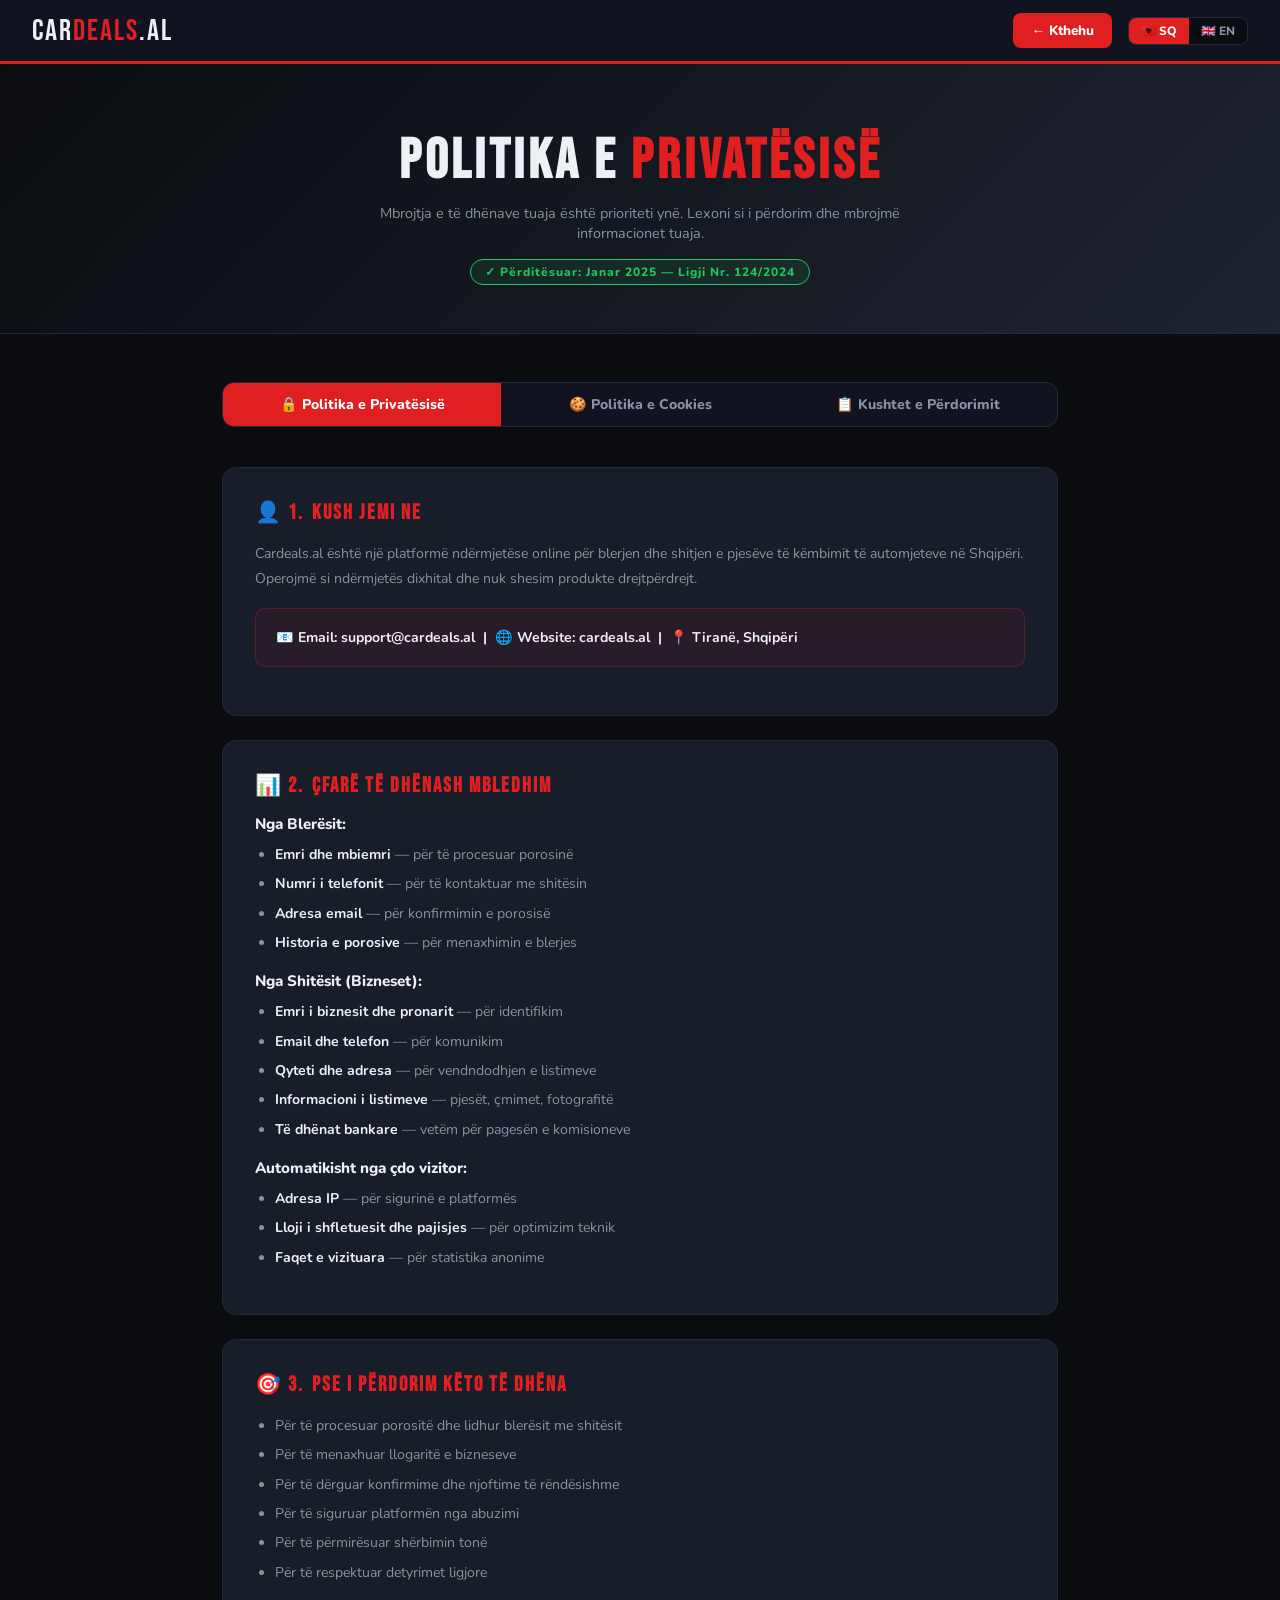
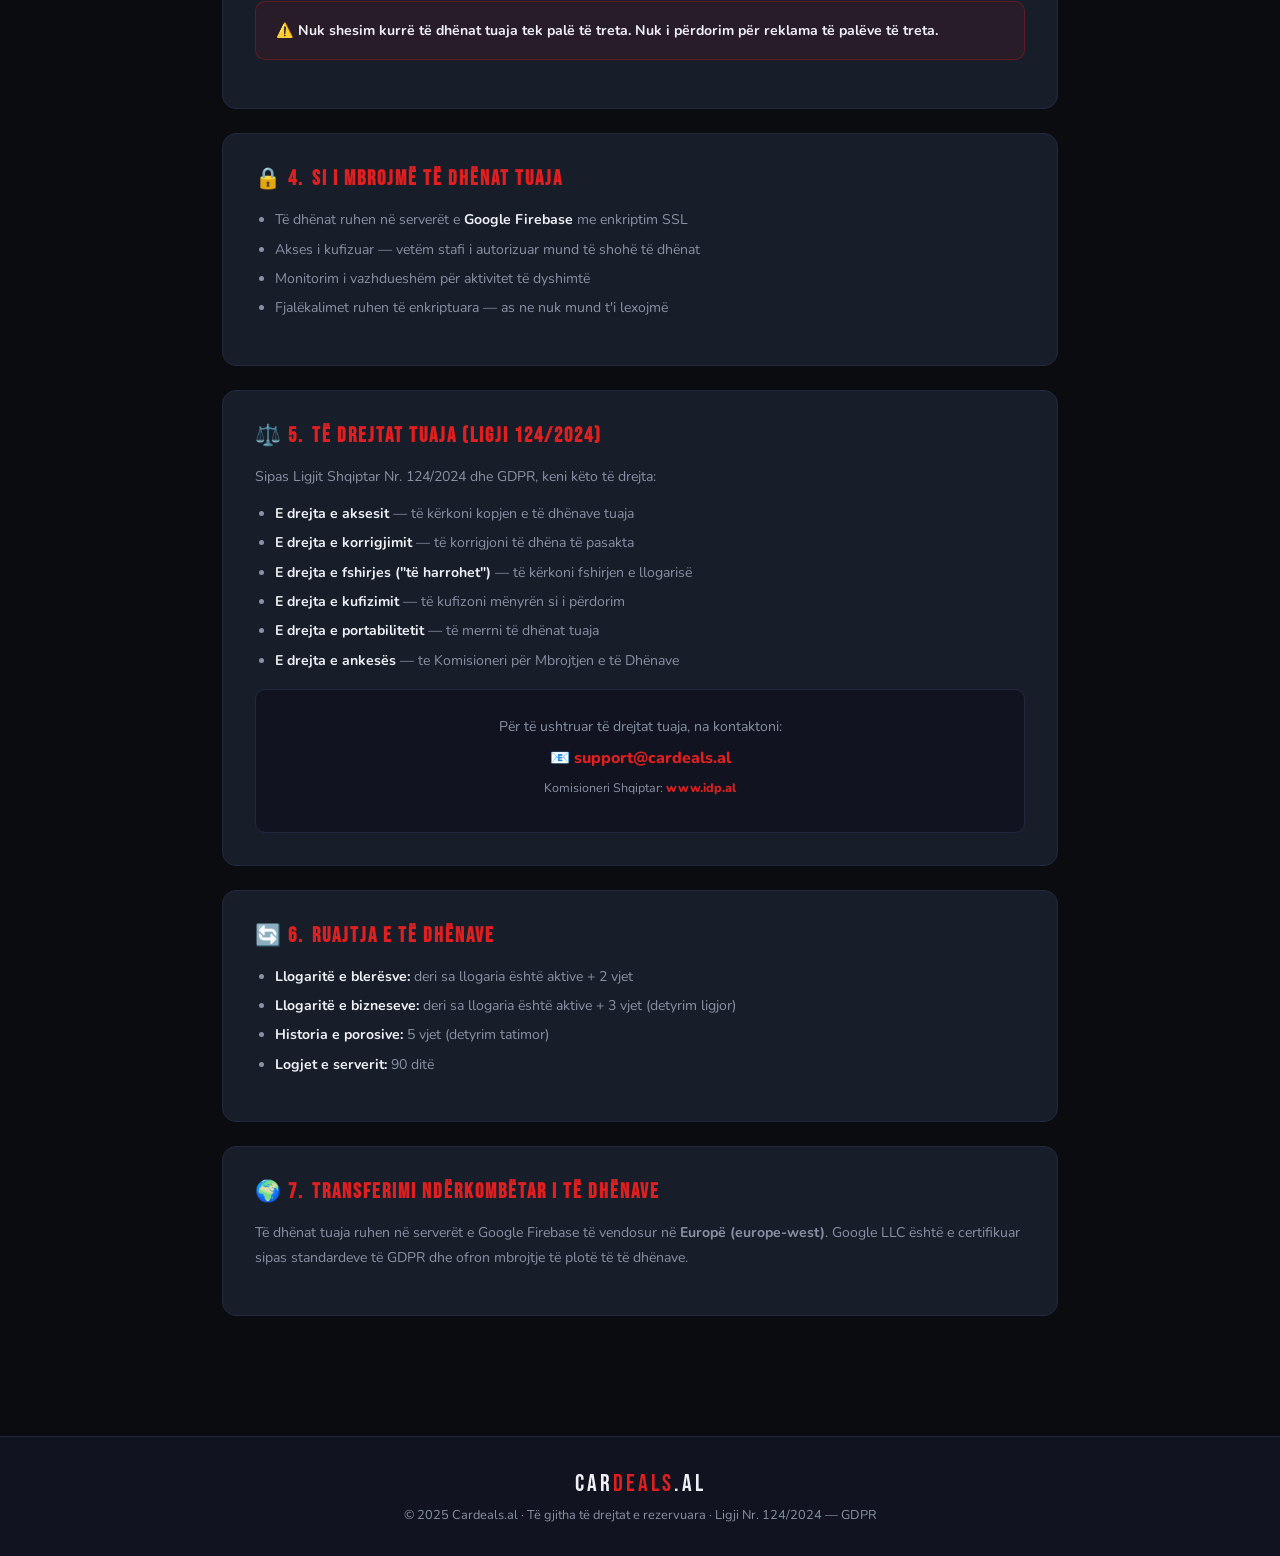
<file: Privacy policy.html>
<!DOCTYPE html>
<html lang="sq">
<head>
<meta charset="UTF-8">
<meta name="viewport" content="width=device-width, initial-scale=1.0">
<title>Cardeals.al — Politika e Privatësisë & Kushtet e Përdorimit</title>
<link href="https://fonts.googleapis.com/css2?family=Bebas+Neue&family=Nunito:wght@400;600;700;800&display=swap" rel="stylesheet">
<style>
:root{--bg:#0a0c10;--panel:#111420;--card:#181d2a;--border:#232840;--red:#e02020;--chrome:#8892a4;--white:#eef0f5;--green:#22c55e;--radius:14px;}
*{margin:0;padding:0;box-sizing:border-box;}
body{font-family:'Nunito',sans-serif;background:var(--bg);color:var(--white);min-height:100vh;}
nav{background:var(--panel);border-bottom:3px solid var(--red);display:flex;align-items:center;justify-content:space-between;padding:0 2rem;height:64px;position:sticky;top:0;z-index:100;}
.logo{font-family:'Bebas Neue',sans-serif;font-size:1.9rem;letter-spacing:2px;color:var(--white);text-decoration:none;}
.logo span{color:var(--red);}
.nav-right{display:flex;gap:1rem;align-items:center;}
.back-btn{background:var(--red);color:white;text-decoration:none;padding:8px 18px;border-radius:8px;font-weight:800;font-size:0.85rem;}
.lang-toggle{display:flex;background:var(--bg);border:1px solid var(--border);border-radius:8px;overflow:hidden;}
.lang-btn{padding:5px 12px;font-size:0.75rem;font-weight:800;cursor:pointer;border:none;background:transparent;color:var(--chrome);font-family:'Nunito',sans-serif;}
.lang-btn.active{background:var(--red);color:white;}
.hero{background:linear-gradient(135deg,#0a0c10,#1e2430);padding:4rem 2rem 3rem;text-align:center;border-bottom:1px solid var(--border);}
.hero h1{font-family:'Bebas Neue',sans-serif;font-size:clamp(2rem,6vw,3.5rem);letter-spacing:4px;margin-bottom:0.5rem;}
.hero h1 span{color:var(--red);}
.hero p{color:var(--chrome);font-size:0.9rem;max-width:600px;margin:0 auto;}
.last-updated{display:inline-block;background:rgba(34,197,94,0.1);border:1px solid var(--green);color:var(--green);font-size:0.75rem;font-weight:800;padding:4px 14px;border-radius:20px;margin-top:1rem;letter-spacing:1px;}
.container{max-width:900px;margin:0 auto;padding:3rem 2rem;}
.tab-bar{display:flex;gap:0;background:var(--panel);border:1px solid var(--border);border-radius:12px;overflow:hidden;margin-bottom:2.5rem;}
.tab{flex:1;padding:12px;text-align:center;cursor:pointer;font-weight:800;font-size:0.88rem;border:none;background:transparent;color:var(--chrome);font-family:'Nunito',sans-serif;transition:all 0.2s;}
.tab.active{background:var(--red);color:white;}
.section{display:none;}
.section.active{display:block;}
.policy-section{background:var(--card);border:1px solid var(--border);border-radius:var(--radius);padding:2rem;margin-bottom:1.5rem;}
.policy-section h2{font-family:'Bebas Neue',sans-serif;font-size:1.3rem;letter-spacing:2px;color:var(--red);margin-bottom:1rem;display:flex;align-items:center;gap:0.5rem;}
.policy-section h3{font-weight:800;font-size:0.95rem;margin:1rem 0 0.5rem;color:var(--white);}
.policy-section p{font-size:0.88rem;color:var(--chrome);line-height:1.8;margin-bottom:0.75rem;}
.policy-section ul{padding-left:1.25rem;margin-bottom:0.75rem;}
.policy-section ul li{font-size:0.88rem;color:var(--chrome);line-height:1.8;margin-bottom:0.25rem;}
.policy-section ul li strong{color:var(--white);}
.highlight-box{background:rgba(224,32,32,0.08);border:1px solid rgba(224,32,32,0.3);border-radius:10px;padding:1rem 1.25rem;margin:1rem 0;}
.highlight-box p{color:var(--white)!important;font-weight:700;margin:0!important;}
.cookie-table{width:100%;border-collapse:collapse;margin:1rem 0;font-size:0.82rem;}
.cookie-table th{background:var(--panel);padding:0.6rem 1rem;text-align:left;font-weight:800;color:var(--chrome);text-transform:uppercase;letter-spacing:1px;font-size:0.72rem;}
.cookie-table td{padding:0.6rem 1rem;border-top:1px solid var(--border);color:var(--chrome);}
.cookie-table td:first-child{color:var(--white);font-weight:700;}
.contact-card{background:var(--panel);border:1px solid var(--border);border-radius:10px;padding:1.5rem;text-align:center;margin-top:1rem;}
.contact-card p{font-size:0.88rem;color:var(--chrome);margin-bottom:0.5rem;}
.contact-card a{color:var(--red);font-weight:800;text-decoration:none;}
footer{background:var(--panel);border-top:1px solid var(--border);padding:2rem;text-align:center;margin-top:3rem;}
.footer-logo{font-family:'Bebas Neue',sans-serif;font-size:1.5rem;letter-spacing:3px;margin-bottom:0.5rem;}
.footer-logo span{color:var(--red);}
footer p{color:var(--chrome);font-size:0.8rem;}
</style>
</head>
<body>

<nav>
  <a class="logo" href="index.html">Car<span>deals</span>.al</a>
  <div class="nav-right">
    <a href="index.html" class="back-btn">← Kthehu</a>
    <div class="lang-toggle">
      <button class="lang-btn active" onclick="setLang('sq')">🇦🇱 SQ</button>
      <button class="lang-btn" onclick="setLang('en')">🇬🇧 EN</button>
    </div>
  </div>
</nav>

<div class="hero">
  <h1 id="heroTitle">Politika e <span>Privatësisë</span></h1>
  <p id="heroSub">Mbrojtja e të dhënave tuaja është prioriteti ynë. Lexoni si i përdorim dhe mbrojmë informacionet tuaja.</p>
  <div class="last-updated" id="lastUpdated">✓ Përditësuar: Janar 2025 — Ligji Nr. 124/2024</div>
</div>

<div class="container">
  <div class="tab-bar">
    <button class="tab active" onclick="showSection('privacy',this)" id="tabPrivacy">🔒 Politika e Privatësisë</button>
    <button class="tab" onclick="showSection('cookies',this)" id="tabCookies">🍪 Politika e Cookies</button>
    <button class="tab" onclick="showSection('terms',this)" id="tabTerms">📋 Kushtet e Përdorimit</button>
  </div>

  <!-- ════ PRIVACY POLICY ════ -->
  <div class="section active" id="section-privacy">

    <div class="policy-section">
      <h2>👤 1. <span id="p1title">Kush Jemi Ne</span></h2>
      <p id="p1text">Cardeals.al është një platformë ndërmjetëse online për blerjen dhe shitjen e pjesëve të këmbimit të automjeteve në Shqipëri. Operojmë si ndërmjetës dixhital dhe nuk shesim produkte drejtpërdrejt.</p>
      <div class="highlight-box"><p>📧 Email: support@cardeals.al &nbsp;|&nbsp; 🌐 Website: cardeals.al &nbsp;|&nbsp; 📍 Tiranë, Shqipëri</p></div>
    </div>

    <div class="policy-section">
      <h2>📊 2. <span id="p2title">Çfarë të Dhënash Mbledhim</span></h2>
      <h3 id="p2h1">Nga Blerësit:</h3>
      <ul>
        <li><strong>Emri dhe mbiemri</strong> — për të procesuar porosinë</li>
        <li><strong>Numri i telefonit</strong> — për të kontaktuar me shitësin</li>
        <li><strong>Adresa email</strong> — për konfirmimin e porosisë</li>
        <li><strong>Historia e porosive</strong> — për menaxhimin e blerjes</li>
      </ul>
      <h3 id="p2h2">Nga Shitësit (Bizneset):</h3>
      <ul>
        <li><strong>Emri i biznesit dhe pronarit</strong> — për identifikim</li>
        <li><strong>Email dhe telefon</strong> — për komunikim</li>
        <li><strong>Qyteti dhe adresa</strong> — për vendndodhjen e listimeve</li>
        <li><strong>Informacioni i listimeve</strong> — pjesët, çmimet, fotografitë</li>
        <li><strong>Të dhënat bankare</strong> — vetëm për pagesën e komisioneve</li>
      </ul>
      <h3 id="p2h3">Automatikisht nga çdo vizitor:</h3>
      <ul>
        <li><strong>Adresa IP</strong> — për sigurinë e platformës</li>
        <li><strong>Lloji i shfletuesit dhe pajisjes</strong> — për optimizim teknik</li>
        <li><strong>Faqet e vizituara</strong> — për statistika anonime</li>
      </ul>
    </div>

    <div class="policy-section">
      <h2>🎯 3. <span id="p3title">Pse i Përdorim Këto të Dhëna</span></h2>
      <ul>
        <li>Për të procesuar porositë dhe lidhur blerësit me shitësit</li>
        <li>Për të menaxhuar llogaritë e bizneseve</li>
        <li>Për të dërguar konfirmime dhe njoftime të rëndësishme</li>
        <li>Për të siguruar platformën nga abuzimi</li>
        <li>Për të përmirësuar shërbimin tonë</li>
        <li>Për të respektuar detyrimet ligjore</li>
      </ul>
      <div class="highlight-box"><p>⚠️ Nuk shesim kurrë të dhënat tuaja tek palë të treta. Nuk i përdorim për reklama të palëve të treta.</p></div>
    </div>

    <div class="policy-section">
      <h2>🔒 4. <span id="p4title">Si i Mbrojmë të Dhënat Tuaja</span></h2>
      <ul>
        <li>Të dhënat ruhen në serverët e <strong>Google Firebase</strong> me enkriptim SSL</li>
        <li>Akses i kufizuar — vetëm stafi i autorizuar mund të shohë të dhënat</li>
        <li>Monitorim i vazhdueshëm për aktivitet të dyshimtë</li>
        <li>Fjalëkalimet ruhen të enkriptuara — as ne nuk mund t'i lexojmë</li>
      </ul>
    </div>

    <div class="policy-section">
      <h2>⚖️ 5. <span id="p5title">Të Drejtat Tuaja (Ligji 124/2024)</span></h2>
      <p>Sipas Ligjit Shqiptar Nr. 124/2024 dhe GDPR, keni këto të drejta:</p>
      <ul>
        <li><strong>E drejta e aksesit</strong> — të kërkoni kopjen e të dhënave tuaja</li>
        <li><strong>E drejta e korrigjimit</strong> — të korrigjoni të dhëna të pasakta</li>
        <li><strong>E drejta e fshirjes ("të harrohet")</strong> — të kërkoni fshirjen e llogarisë</li>
        <li><strong>E drejta e kufizimit</strong> — të kufizoni mënyrën si i përdorim</li>
        <li><strong>E drejta e portabilitetit</strong> — të merrni të dhënat tuaja</li>
        <li><strong>E drejta e ankesës</strong> — te Komisioneri për Mbrojtjen e të Dhënave</li>
      </ul>
      <div class="contact-card">
        <p>Për të ushtruar të drejtat tuaja, na kontaktoni:</p>
        <a href="mailto:support@cardeals.al">📧 support@cardeals.al</a>
        <p style="margin-top:0.5rem;font-size:0.78rem;">Komisioneri Shqiptar: <a href="https://www.idp.al" target="_blank">www.idp.al</a></p>
      </div>
    </div>

    <div class="policy-section">
      <h2>🔄 6. <span id="p6title">Ruajtja e të Dhënave</span></h2>
      <ul>
        <li><strong>Llogaritë e blerësve:</strong> deri sa llogaria është aktive + 2 vjet</li>
        <li><strong>Llogaritë e bizneseve:</strong> deri sa llogaria është aktive + 3 vjet (detyrim ligjor)</li>
        <li><strong>Historia e porosive:</strong> 5 vjet (detyrim tatimor)</li>
        <li><strong>Logjet e serverit:</strong> 90 ditë</li>
      </ul>
    </div>

    <div class="policy-section">
      <h2>🌍 7. <span id="p7title">Transferimi Ndërkombëtar i të Dhënave</span></h2>
      <p>Të dhënat tuaja ruhen në serverët e Google Firebase të vendosur në <strong>Europë (europe-west)</strong>. Google LLC është e certifikuar sipas standardeve të GDPR dhe ofron mbrojtje të plotë të të dhënave.</p>
    </div>

  </div>

  <!-- ════ COOKIES POLICY ════ -->
  <div class="section" id="section-cookies">

    <div class="policy-section">
      <h2>🍪 1. <span id="c1title">Çfarë janë Cookies</span></h2>
      <p id="c1text">Cookies janë skedarë të vegjël teksti që ruhen në pajisjen tuaj kur vizitoni faqen tonë. Ato na ndihmojnë të ofrojmë një përvojë më të mirë dhe të analizojmë si përdoret faqja.</p>
    </div>

    <div class="policy-section">
      <h2>📋 2. <span id="c2title">Llojet e Cookies që Përdorim</span></h2>
      <table class="cookie-table">
        <thead><tr><th>Cookie</th><th>Lloji</th><th>Qëllimi</th><th>Kohëzgjatja</th></tr></thead>
        <tbody>
          <tr><td>firebase-auth</td><td>🟢 Esenciale</td><td>Mban sesionin e hyrjes tuaj</td><td>Sesion</td></tr>
          <tr><td>firebase-app-check</td><td>🟢 Esenciale</td><td>Siguria e platformës</td><td>1 orë</td></tr>
          <tr><td>lang-preference</td><td>🟢 Esenciale</td><td>Ruan preferencën e gjuhës</td><td>1 vit</td></tr>
          <tr><td>cookie-consent</td><td>🟢 Esenciale</td><td>Ruan zgjedhjen tuaj të cookies</td><td>1 vit</td></tr>
          <tr><td>_ga (Google Analytics)</td><td>🟡 Analitike</td><td>Statistika anonime vizitash</td><td>2 vjet</td></tr>
          <tr><td>_gid</td><td>🟡 Analitike</td><td>Dallimi i sesioneve</td><td>24 orë</td></tr>
        </tbody>
      </table>
      <div class="highlight-box"><p>✅ Nuk përdorim cookies reklamuese ose cookies të palëve të treta për marketing.</p></div>
    </div>

    <div class="policy-section">
      <h2>⚙️ 3. <span id="c3title">Si të Menaxhoni Cookies</span></h2>
      <p>Keni të drejtë të pranoni ose refuzoni cookies jo-esenciale. Cookies esenciale nuk mund të çaktivizohen pasi ato janë të nevojshme për funksionimin e faqes.</p>
      <h3>Nga shfletuesi juaj:</h3>
      <ul>
        <li><strong>Chrome:</strong> Cilësimet → Privatësia → Cookies</li>
        <li><strong>Firefox:</strong> Opsionet → Privatësia → Cookies</li>
        <li><strong>Safari:</strong> Preferencat → Privatësia → Cookies</li>
        <li><strong>Edge:</strong> Cilësimet → Privatësia → Cookies</li>
      </ul>
      <p style="margin-top:0.75rem;">⚠️ Nëse çaktivizoni cookies esenciale, disa funksione të faqes mund të mos funksionojnë siç duhet.</p>
    </div>

    <div class="policy-section">
      <h2>🔄 4. <span id="c4title">Ndryshimi i Zgjedhjes Suaj</span></h2>
      <p>Mund të ndryshoni zgjedhjen tuaj për cookies në çdo kohë duke klikuar butonin më poshtë:</p>
      <div style="text-align:center;margin-top:1rem;">
        <button onclick="resetCookieConsent()" style="background:var(--red);color:white;border:none;border-radius:8px;padding:12px 2rem;font-family:'Bebas Neue',sans-serif;font-size:1rem;letter-spacing:2px;cursor:pointer;">🍪 NDRYSHO ZGJEDHJEN E COOKIES</button>
      </div>
    </div>

  </div>

  <!-- ════ TERMS & CONDITIONS ════ -->
  <div class="section" id="section-terms">

    <div class="policy-section">
      <h2>📋 1. <span id="t1title">Pranimi i Kushteve</span></h2>
      <p id="t1text">Duke përdorur Cardeals.al, pranoni plotësisht këto Kushte Përdorimi. Nëse nuk pajtoheni, ju lutemi mos përdorni platformën tonë. Cardeals.al rezervon të drejtën të ndryshojë këto kushte me njoftim paraprak.</p>
    </div>

    <div class="policy-section">
      <h2>🏪 2. <span id="t2title">Roli i Cardeals.al</span></h2>
      <div class="highlight-box"><p>⚠️ Cardeals.al është NDËRMJETËS DIXHITAL — ne nuk jemi shitës. Nuk zotërojmë asnjë produkt të listuar në platformë.</p></div>
      <ul style="margin-top:1rem;">
        <li>Ne ofrojmë platformën teknologjike për lidhjen e blerësve dhe shitësve</li>
        <li>Mbledhim komision nga bizneset për çdo shitje të realizuar</li>
        <li>Nuk garantojmë cilësinë e pjesëve — kjo është përgjegjësi e shitësit</li>
        <li>Ndihmojmë në zgjidhjen e mosmarrëveshjeve por nuk jemi palë në kontratë</li>
      </ul>
    </div>

    <div class="policy-section">
      <h2>🛒 3. <span id="t3title">Kushtet për Blerësit</span></h2>
      <ul>
        <li>Duhet të jeni mbi 18 vjeç për të blerë</li>
        <li>Informacioni i dhënë gjatë porosisë duhet të jetë i saktë</li>
        <li>Porositë e rezervuara mbahen deri 48 orë — pas kësaj kohe anulohen</li>
        <li>Blerësi është përgjegjës të verifikojë nëse pjesa është e duhura para blerjes</li>
        <li>Kthimet dhe rimbursimet menaxhohen direkt me shitësin</li>
        <li>Cardeals.al ndërhyn si ndërmjetës në rast mosmarrëveshjeje</li>
      </ul>
    </div>

    <div class="policy-section">
      <h2>🏢 4. <span id="t4title">Kushtet për Shitësit (Bizneset)</span></h2>
      <ul>
        <li>Duhet të keni NIPT të vlefshëm shqiptar</li>
        <li>Të gjitha listimnet duhet të jenë produkte reale dhe të disponueshme</li>
        <li>Çmimet duhet të jenë të sakta dhe përfshijnë TVSH nëse aplikohet</li>
        <li>Ndalohet listimi i pjesëve të vjedhura ose ilegale — llogaria bllokohet menjëherë</li>
        <li>Shitësi duhet të konfirmojë ose refuzojë porositë brenda 24 orësh</li>
        <li>Komisioni i Cardeals.al zbritet automatikisht nga çdo shitje</li>
        <li>Fotografitë e ngarkuara duhet të jenë origjinale dhe të mos shkelim të drejtat e autorit</li>
      </ul>
    </div>

    <div class="policy-section">
      <h2>💰 5. <span id="t5title">Komisionet dhe Pagesat</span></h2>
      <table class="cookie-table">
        <thead><tr><th>Plani</th><th>Tarifa Mujore</th><th>Komision / Shitje</th></tr></thead>
        <tbody>
          <tr><td>⚙️ Basic</td><td>Falas</td><td>8%</td></tr>
          <tr><td>🥈 Silver</td><td>€15/muaj</td><td>5%</td></tr>
          <tr><td>🥇 Gold</td><td>€40/muaj</td><td>3%</td></tr>
          <tr><td>💎 Platinum</td><td>€80/muaj</td><td>1%</td></tr>
        </tbody>
      </table>
      <p style="margin-top:0.75rem;">Pagesat e abonimit bëhen çdo muaj. Komisioni zbritet automatikisht nga çdo transaksion i realizuar.</p>
    </div>

    <div class="policy-section">
      <h2>🚫 6. <span id="t6title">Sjellja e Ndaluar</span></h2>
      <ul>
        <li>Listimi i produkteve të rreme, të vjedhura ose të falsifikuara</li>
        <li>Mashtrimi i blerësve me çmime ose përshkrime të rreme</li>
        <li>Blerja dhe shitja jashtë platformës për të shmangur komisionin</li>
        <li>Krijimi i llogarive të rreme ose recensioneve të rreme</li>
        <li>Çdo veprimtari që shkel ligjet shqiptare</li>
      </ul>
      <div class="highlight-box"><p>⛔ Shkelja e këtyre rregullave rezulton në bllokimin e menjëhershëm të llogarisë pa rimbursim.</p></div>
    </div>

    <div class="policy-section">
      <h2>⚖️ 7. <span id="t7title">Ligji i Aplikueshëm</span></h2>
      <p>Këto Kushte Përdorimi rregullohen nga ligjet e Republikës së Shqipërisë. Çdo mosmarrëveshje do të zgjidhet nga gjykatat kompetente të Tiranës.</p>
      <div class="contact-card">
        <p>Pyetje apo ankesa? Na kontaktoni:</p>
        <a href="mailto:support@cardeals.al">📧 support@cardeals.al</a>
      </div>
    </div>

  </div>

</div>

<footer>
  <div class="footer-logo">Car<span>deals</span>.al</div>
  <p style="color:var(--chrome);font-size:0.8rem;margin-top:0.5rem;">© 2025 Cardeals.al · Të gjitha të drejtat e rezervuara · Ligji Nr. 124/2024 — GDPR</p>
</footer>

<script>
var lang = 'sq';

var LANG = {
  sq:{
    heroTitle:'Politika e <span>Privatësisë</span>',
    heroSub:'Mbrojtja e të dhënave tuaja është prioriteti ynë.',
    lastUpdated:'✓ Përditësuar: Janar 2025 — Ligji Nr. 124/2024',
    tabPrivacy:'🔒 Politika e Privatësisë',
    tabCookies:'🍪 Politika e Cookies',
    tabTerms:'📋 Kushtet e Përdorimit',
    back:'← Kthehu'
  },
  en:{
    heroTitle:'<span>Privacy</span> Policy',
    heroSub:'Protecting your data is our priority. Read how we use and protect your information.',
    lastUpdated:'✓ Updated: January 2025 — Law No. 124/2024 (GDPR Aligned)',
    tabPrivacy:'🔒 Privacy Policy',
    tabCookies:'🍪 Cookie Policy',
    tabTerms:'📋 Terms & Conditions',
    back:'← Back'
  }
};

function setLang(l){
  lang=l;
  document.querySelectorAll('.lang-btn').forEach(function(b){
    b.classList.toggle('active',(l==='sq'&&b.textContent.includes('SQ'))||(l==='en'&&b.textContent.includes('EN')));
  });
  var L=LANG[l];
  document.getElementById('heroTitle').innerHTML=L.heroTitle;
  document.getElementById('heroSub').textContent=L.heroSub;
  document.getElementById('lastUpdated').textContent=L.lastUpdated;
  document.getElementById('tabPrivacy').textContent=L.tabPrivacy;
  document.getElementById('tabCookies').textContent=L.tabCookies;
  document.getElementById('tabTerms').textContent=L.tabTerms;
  document.documentElement.lang=l==='sq'?'sq':'en';
}

function showSection(name, btn){
  document.querySelectorAll('.section').forEach(function(s){s.classList.remove('active');});
  document.querySelectorAll('.tab').forEach(function(t){t.classList.remove('active');});
  document.getElementById('section-'+name).classList.add('active');
  btn.classList.add('active');
  if(name==='privacy') document.getElementById('heroTitle').innerHTML = lang==='sq'?'Politika e <span>Privatësisë</span>':'<span>Privacy</span> Policy';
  if(name==='cookies') document.getElementById('heroTitle').innerHTML = lang==='sq'?'Politika e <span>Cookies</span>':'<span>Cookie</span> Policy';
  if(name==='terms') document.getElementById('heroTitle').innerHTML = lang==='sq'?'Kushtet e <span>Përdorimit</span>':'<span>Terms</span> & Conditions';
}

function resetCookieConsent(){
  localStorage.removeItem('cd_cookie_consent');
  alert(lang==='sq'?'Zgjedhja juaj u fshi. Rifreskoni faqen për të zgjedhur përsëri.':'Your choice was reset. Refresh the page to choose again.');
  window.location.href='index.html';
}
</script>
</body>
</html>
</file>
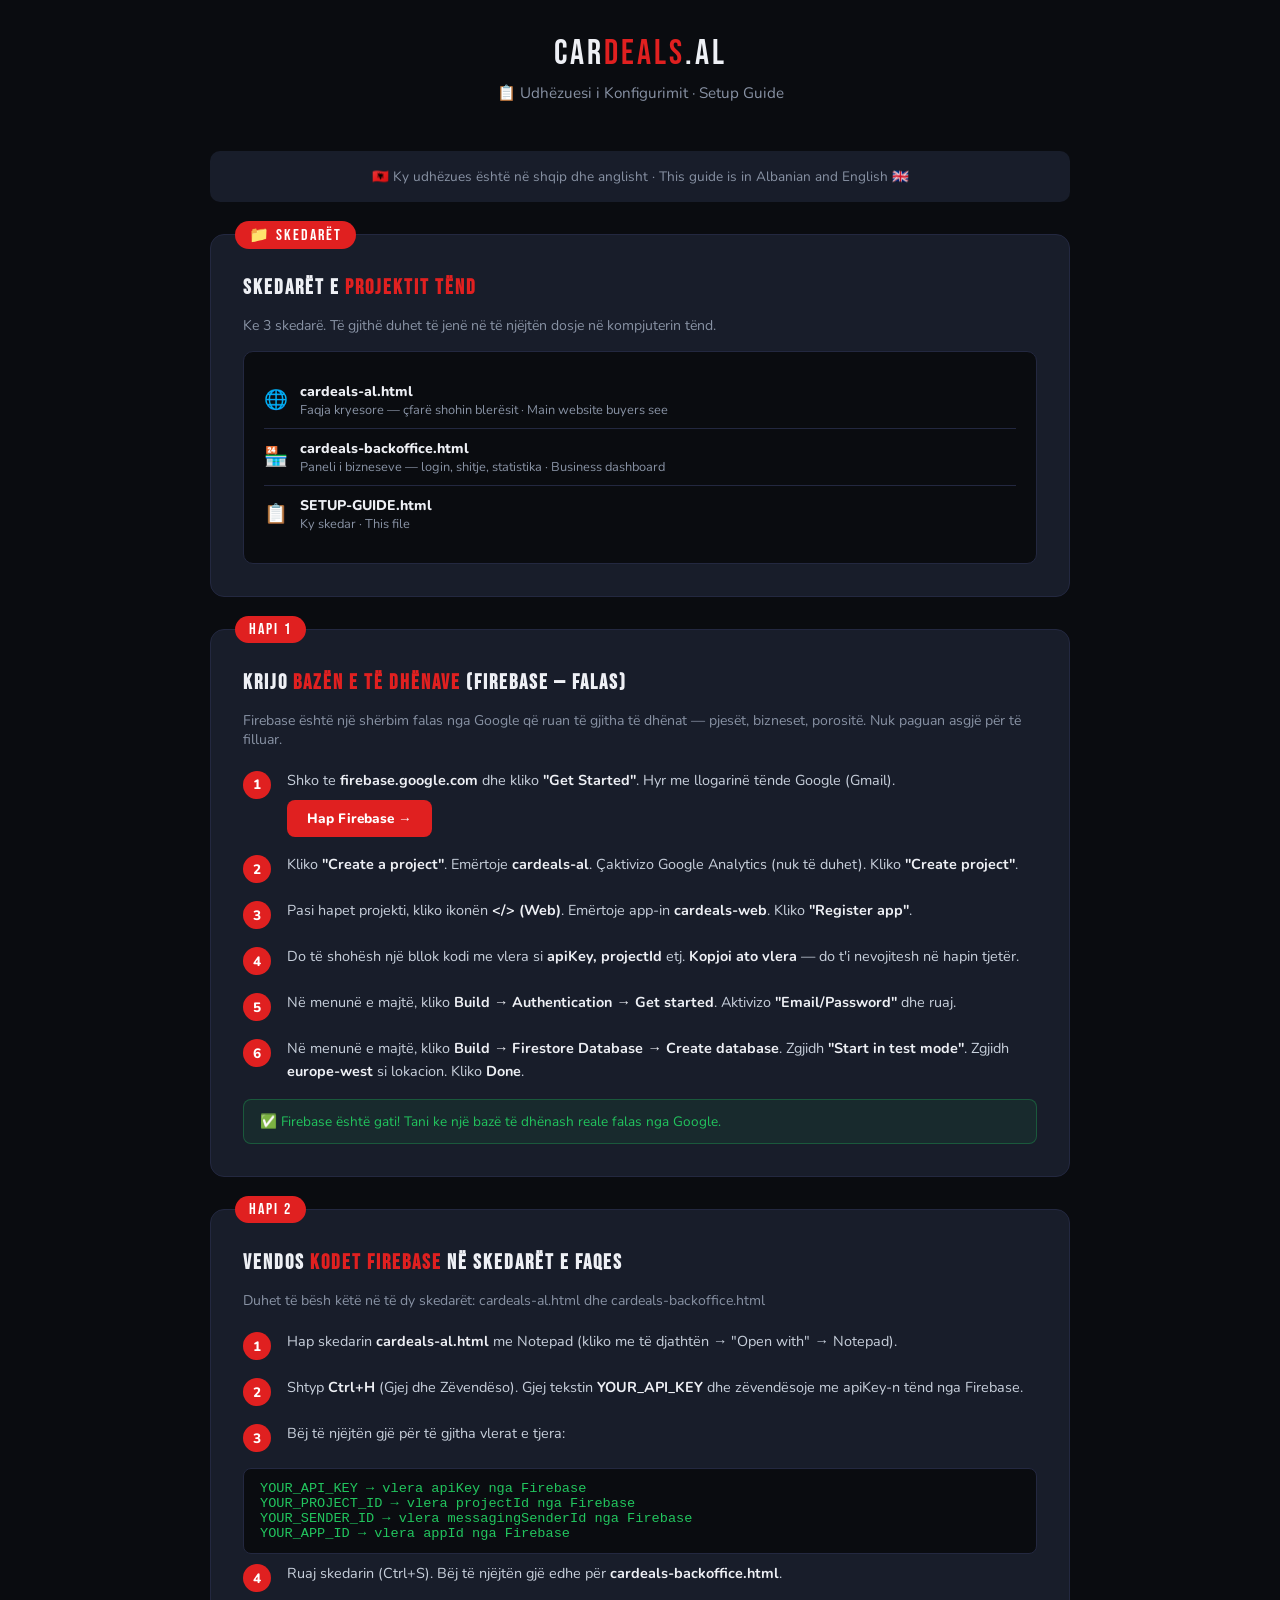
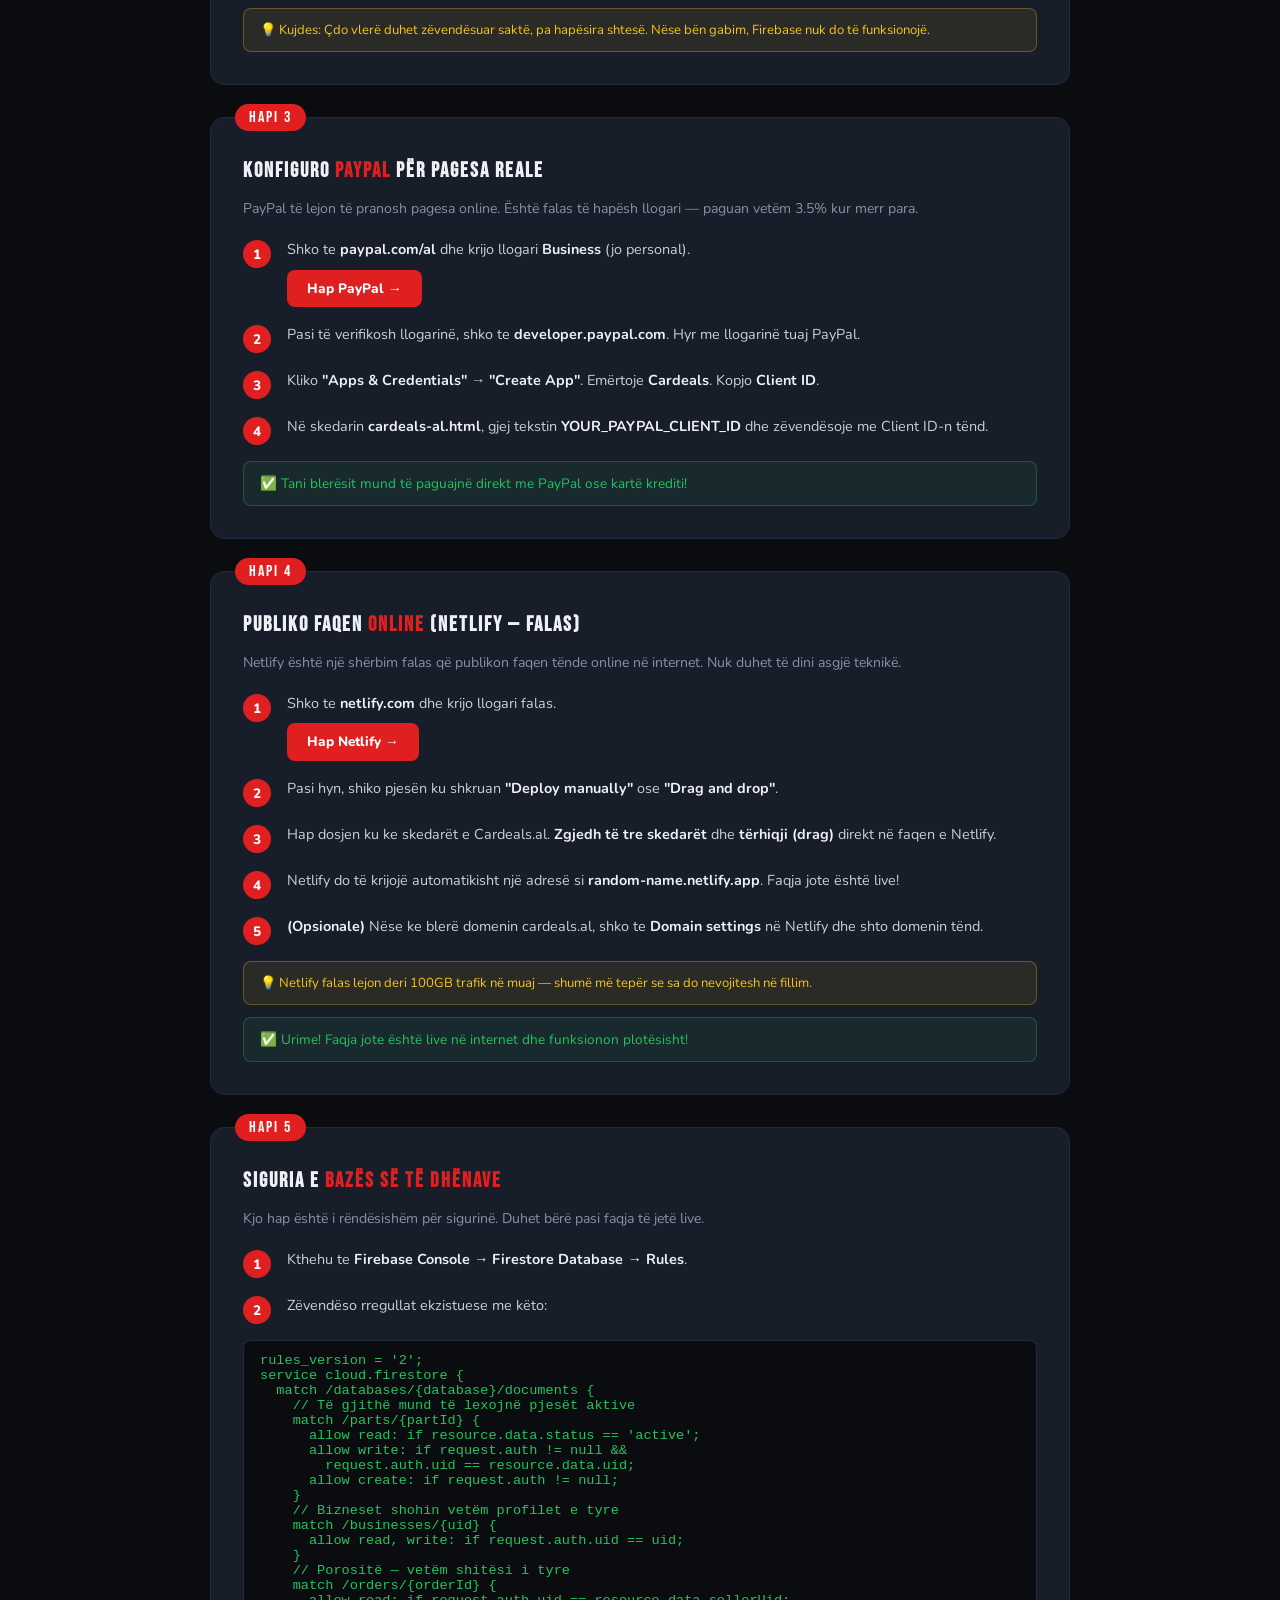
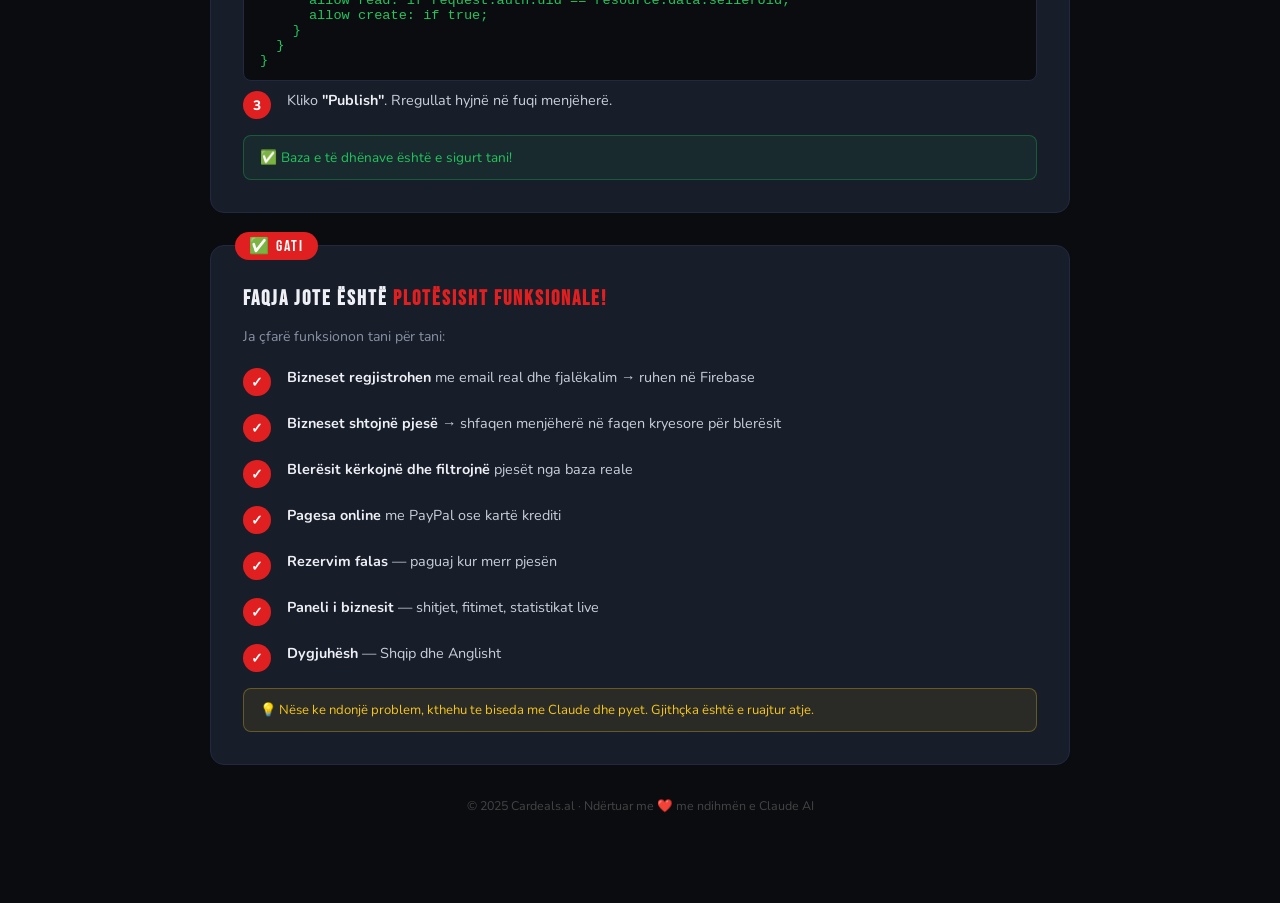
<file: SETUP-GUIDE.html>
<!DOCTYPE html>
<html lang="sq">
<head>
<meta charset="UTF-8">
<meta name="viewport" content="width=device-width, initial-scale=1.0">
<title>Cardeals.al — Udhëzuesi i Konfigurimit</title>
<link href="https://fonts.googleapis.com/css2?family=Bebas+Neue&family=Nunito:wght@400;700;800&display=swap" rel="stylesheet">
<style>
*{margin:0;padding:0;box-sizing:border-box;}
body{font-family:'Nunito',sans-serif;background:#0a0c10;color:#eef0f5;min-height:100vh;padding:2rem;}
.wrap{max-width:860px;margin:0 auto;}
.logo{font-family:'Bebas Neue',sans-serif;font-size:2.2rem;letter-spacing:3px;text-align:center;margin-bottom:0.5rem;}
.logo span{color:#e02020;}
.subtitle{text-align:center;color:#8892a4;margin-bottom:3rem;font-size:0.95rem;}
h1{font-family:'Bebas Neue',sans-serif;font-size:2rem;letter-spacing:3px;margin-bottom:2rem;color:#e02020;}
.phase{background:#181d2a;border:1px solid #232840;border-radius:14px;padding:2rem;margin-bottom:2rem;position:relative;}
.phase-num{position:absolute;top:-14px;left:1.5rem;background:#e02020;color:white;font-family:'Bebas Neue',sans-serif;font-size:1rem;letter-spacing:2px;padding:4px 14px;border-radius:20px;}
.phase h2{font-family:'Bebas Neue',sans-serif;font-size:1.3rem;letter-spacing:2px;margin-bottom:1rem;margin-top:0.5rem;}
.phase h2 span{color:#e02020;}
.step{display:flex;gap:1rem;margin-bottom:1rem;align-items:flex-start;}
.step-n{background:#e02020;color:white;width:28px;height:28px;border-radius:50%;display:flex;align-items:center;justify-content:center;font-weight:800;font-size:0.85rem;flex-shrink:0;margin-top:2px;}
.step p{font-size:0.9rem;line-height:1.6;color:#c8d0dc;}
.step strong{color:#eef0f5;}
.code{background:#0a0c10;border:1px solid #232840;border-radius:8px;padding:0.75rem 1rem;font-family:monospace;font-size:0.85rem;color:#22c55e;margin:0.5rem 0;word-break:break-all;}
.tip{background:rgba(245,197,24,0.08);border:1px solid rgba(245,197,24,0.3);border-radius:8px;padding:0.75rem 1rem;margin-top:0.75rem;font-size:0.82rem;color:#f5c518;}
.success{background:rgba(34,197,94,0.08);border:1px solid rgba(34,197,94,0.3);border-radius:8px;padding:0.75rem 1rem;margin-top:0.75rem;font-size:0.85rem;color:#22c55e;}
.files-box{background:#0a0c10;border:1px solid #232840;border-radius:10px;padding:1.25rem;margin-top:1rem;}
.file-item{display:flex;align-items:center;gap:0.75rem;padding:0.6rem 0;border-bottom:1px solid #232840;font-size:0.88rem;}
.file-item:last-child{border-bottom:none;}
.file-icon{font-size:1.2rem;}
.file-name{font-weight:800;color:#eef0f5;}
.file-desc{color:#8892a4;font-size:0.8rem;}
.link-btn{display:inline-block;background:#e02020;color:white;text-decoration:none;padding:8px 20px;border-radius:8px;font-weight:800;font-size:0.85rem;margin-top:0.5rem;transition:background 0.2s;}
.link-btn:hover{background:#b01515;}
.lang-note{text-align:center;background:#181d2a;border-radius:10px;padding:1rem;margin-bottom:2rem;font-size:0.85rem;color:#8892a4;}
</style>
</head>
<body>
<div class="wrap">
  <div class="logo">Car<span>deals</span>.al</div>
  <div class="subtitle">📋 Udhëzuesi i Konfigurimit · Setup Guide</div>
  <div class="lang-note">🇦🇱 Ky udhëzues është në shqip dhe anglisht · This guide is in Albanian and English 🇬🇧</div>

  <!-- FILES -->
  <div class="phase">
    <div class="phase-num">📁 SKEDARËT</div>
    <h2>Skedarët e <span>Projektit Tënd</span></h2>
    <p style="color:#8892a4;font-size:0.88rem;margin-bottom:1rem;">Ke 3 skedarë. Të gjithë duhet të jenë në të njëjtën dosje në kompjuterin tënd.</p>
    <div class="files-box">
      <div class="file-item"><div class="file-icon">🌐</div><div><div class="file-name">cardeals-al.html</div><div class="file-desc">Faqja kryesore — çfarë shohin blerësit · Main website buyers see</div></div></div>
      <div class="file-item"><div class="file-icon">🏪</div><div><div class="file-name">cardeals-backoffice.html</div><div class="file-desc">Paneli i bizneseve — login, shitje, statistika · Business dashboard</div></div></div>
      <div class="file-item"><div class="file-icon">📋</div><div><div class="file-name">SETUP-GUIDE.html</div><div class="file-desc">Ky skedar · This file</div></div></div>
    </div>
  </div>

  <!-- PHASE 1: FIREBASE -->
  <div class="phase">
    <div class="phase-num">HAPI 1</div>
    <h2>Krijo <span>Bazën e të Dhënave</span> (Firebase — Falas)</h2>
    <p style="color:#8892a4;font-size:0.88rem;margin-bottom:1.25rem;">Firebase është një shërbim falas nga Google që ruan të gjitha të dhënat — pjesët, bizneset, porositë. Nuk paguan asgjë për të filluar.</p>

    <div class="step"><div class="step-n">1</div><p>Shko te <strong>firebase.google.com</strong> dhe kliko <strong>"Get Started"</strong>. Hyr me llogarinë tënde Google (Gmail).<br><a href="https://firebase.google.com" class="link-btn" target="_blank">Hap Firebase →</a></p></div>
    <div class="step"><div class="step-n">2</div><p>Kliko <strong>"Create a project"</strong>. Emërtoje <strong>cardeals-al</strong>. Çaktivizo Google Analytics (nuk të duhet). Kliko <strong>"Create project"</strong>.</p></div>
    <div class="step"><div class="step-n">3</div><p>Pasi hapet projekti, kliko ikonën <strong>&lt;/&gt; (Web)</strong>. Emërtoje app-in <strong>cardeals-web</strong>. Kliko <strong>"Register app"</strong>.</p></div>
    <div class="step"><div class="step-n">4</div><p>Do të shohësh një bllok kodi me vlera si <strong>apiKey, projectId</strong> etj. <strong>Kopjoi ato vlera</strong> — do t'i nevojitesh në hapin tjetër.</p></div>
    <div class="step"><div class="step-n">5</div><p>Në menunë e majtë, kliko <strong>Build → Authentication → Get started</strong>. Aktivizo <strong>"Email/Password"</strong> dhe ruaj.</p></div>
    <div class="step"><div class="step-n">6</div><p>Në menunë e majtë, kliko <strong>Build → Firestore Database → Create database</strong>. Zgjidh <strong>"Start in test mode"</strong>. Zgjidh <strong>europe-west</strong> si lokacion. Kliko <strong>Done</strong>.</p></div>
    <div class="success">✅ Firebase është gati! Tani ke një bazë të dhënash reale falas nga Google.</div>
  </div>

  <!-- PHASE 2: PASTE CONFIG -->
  <div class="phase">
    <div class="phase-num">HAPI 2</div>
    <h2>Vendos <span>Kodet Firebase</span> në Skedarët e Faqes</h2>
    <p style="color:#8892a4;font-size:0.88rem;margin-bottom:1.25rem;">Duhet të bësh këtë në të dy skedarët: cardeals-al.html dhe cardeals-backoffice.html</p>

    <div class="step"><div class="step-n">1</div><p>Hap skedarin <strong>cardeals-al.html</strong> me Notepad (kliko me të djathtën → "Open with" → Notepad).</p></div>
    <div class="step"><div class="step-n">2</div><p>Shtyp <strong>Ctrl+H</strong> (Gjej dhe Zëvendëso). Gjej tekstin <strong>YOUR_API_KEY</strong> dhe zëvendësoje me apiKey-n tënd nga Firebase.</p></div>
    <div class="step"><div class="step-n">3</div><p>Bëj të njëjtën gjë për të gjitha vlerat e tjera:</p></div>
    <div class="code">YOUR_API_KEY → vlera apiKey nga Firebase<br>YOUR_PROJECT_ID → vlera projectId nga Firebase<br>YOUR_SENDER_ID → vlera messagingSenderId nga Firebase<br>YOUR_APP_ID → vlera appId nga Firebase</div>
    <div class="step"><div class="step-n">4</div><p>Ruaj skedarin (Ctrl+S). Bëj të njëjtën gjë edhe për <strong>cardeals-backoffice.html</strong>.</p></div>
    <div class="tip">💡 Kujdes: Çdo vlerë duhet zëvendësuar saktë, pa hapësira shtesë. Nëse bën gabim, Firebase nuk do të funksionojë.</div>
  </div>

  <!-- PHASE 3: PAYPAL -->
  <div class="phase">
    <div class="phase-num">HAPI 3</div>
    <h2>Konfiguro <span>PayPal</span> për Pagesa Reale</h2>
    <p style="color:#8892a4;font-size:0.88rem;margin-bottom:1.25rem;">PayPal të lejon të pranosh pagesa online. Është falas të hapësh llogari — paguan vetëm 3.5% kur merr para.</p>

    <div class="step"><div class="step-n">1</div><p>Shko te <strong>paypal.com/al</strong> dhe krijo llogari <strong>Business</strong> (jo personal).<br><a href="https://www.paypal.com/al/webapps/mpp/account-selection" class="link-btn" target="_blank">Hap PayPal →</a></p></div>
    <div class="step"><div class="step-n">2</div><p>Pasi të verifikosh llogarinë, shko te <strong>developer.paypal.com</strong>. Hyr me llogarinë tuaj PayPal.</p></div>
    <div class="step"><div class="step-n">3</div><p>Kliko <strong>"Apps & Credentials"</strong> → <strong>"Create App"</strong>. Emërtoje <strong>Cardeals</strong>. Kopjo <strong>Client ID</strong>.</p></div>
    <div class="step"><div class="step-n">4</div><p>Në skedarin <strong>cardeals-al.html</strong>, gjej tekstin <strong>YOUR_PAYPAL_CLIENT_ID</strong> dhe zëvendësoje me Client ID-n tënd.</p></div>
    <div class="success">✅ Tani blerësit mund të paguajnë direkt me PayPal ose kartë krediti!</div>
  </div>

  <!-- PHASE 4: HOSTING -->
  <div class="phase">
    <div class="phase-num">HAPI 4</div>
    <h2>Publiko Faqen <span>Online</span> (Netlify — Falas)</h2>
    <p style="color:#8892a4;font-size:0.88rem;margin-bottom:1.25rem;">Netlify është një shërbim falas që publikon faqen tënde online në internet. Nuk duhet të dini asgjë teknikë.</p>

    <div class="step"><div class="step-n">1</div><p>Shko te <strong>netlify.com</strong> dhe krijo llogari falas.<br><a href="https://www.netlify.com" class="link-btn" target="_blank">Hap Netlify →</a></p></div>
    <div class="step"><div class="step-n">2</div><p>Pasi hyn, shiko pjesën ku shkruan <strong>"Deploy manually"</strong> ose <strong>"Drag and drop"</strong>.</p></div>
    <div class="step"><div class="step-n">3</div><p>Hap dosjen ku ke skedarët e Cardeals.al. <strong>Zgjedh të tre skedarët</strong> dhe <strong>tërhiqji (drag)</strong> direkt në faqen e Netlify.</p></div>
    <div class="step"><div class="step-n">4</div><p>Netlify do të krijojë automatikisht një adresë si <strong>random-name.netlify.app</strong>. Faqja jote është live!</p></div>
    <div class="step"><div class="step-n">5</div><p><strong>(Opsionale)</strong> Nëse ke blerë domenin cardeals.al, shko te <strong>Domain settings</strong> në Netlify dhe shto domenin tënd.</p></div>
    <div class="tip">💡 Netlify falas lejon deri 100GB trafik në muaj — shumë më tepër se sa do nevojitesh në fillim.</div>
    <div class="success">✅ Urime! Faqja jote është live në internet dhe funksionon plotësisht!</div>
  </div>

  <!-- PHASE 5: FIREBASE RULES -->
  <div class="phase">
    <div class="phase-num">HAPI 5</div>
    <h2>Siguria e <span>Bazës së të Dhënave</span></h2>
    <p style="color:#8892a4;font-size:0.88rem;margin-bottom:1.25rem;">Kjo hap është i rëndësishëm për sigurinë. Duhet bërë pasi faqja të jetë live.</p>

    <div class="step"><div class="step-n">1</div><p>Kthehu te <strong>Firebase Console → Firestore Database → Rules</strong>.</p></div>
    <div class="step"><div class="step-n">2</div><p>Zëvendëso rregullat ekzistuese me këto:</p></div>
    <div class="code">rules_version = '2';<br>service cloud.firestore {<br>&nbsp;&nbsp;match /databases/{database}/documents {<br>&nbsp;&nbsp;&nbsp;&nbsp;// Të gjithë mund të lexojnë pjesët aktive<br>&nbsp;&nbsp;&nbsp;&nbsp;match /parts/{partId} {<br>&nbsp;&nbsp;&nbsp;&nbsp;&nbsp;&nbsp;allow read: if resource.data.status == 'active';<br>&nbsp;&nbsp;&nbsp;&nbsp;&nbsp;&nbsp;allow write: if request.auth != null &&<br>&nbsp;&nbsp;&nbsp;&nbsp;&nbsp;&nbsp;&nbsp;&nbsp;request.auth.uid == resource.data.uid;<br>&nbsp;&nbsp;&nbsp;&nbsp;&nbsp;&nbsp;allow create: if request.auth != null;<br>&nbsp;&nbsp;&nbsp;&nbsp;}<br>&nbsp;&nbsp;&nbsp;&nbsp;// Bizneset shohin vetëm profilet e tyre<br>&nbsp;&nbsp;&nbsp;&nbsp;match /businesses/{uid} {<br>&nbsp;&nbsp;&nbsp;&nbsp;&nbsp;&nbsp;allow read, write: if request.auth.uid == uid;<br>&nbsp;&nbsp;&nbsp;&nbsp;}<br>&nbsp;&nbsp;&nbsp;&nbsp;// Porositë — vetëm shitësi i tyre<br>&nbsp;&nbsp;&nbsp;&nbsp;match /orders/{orderId} {<br>&nbsp;&nbsp;&nbsp;&nbsp;&nbsp;&nbsp;allow read: if request.auth.uid == resource.data.sellerUid;<br>&nbsp;&nbsp;&nbsp;&nbsp;&nbsp;&nbsp;allow create: if true;<br>&nbsp;&nbsp;&nbsp;&nbsp;}<br>&nbsp;&nbsp;}<br>}</div>
    <div class="step"><div class="step-n">3</div><p>Kliko <strong>"Publish"</strong>. Rregullat hyjnë në fuqi menjëherë.</p></div>
    <div class="success">✅ Baza e të dhënave është e sigurt tani!</div>
  </div>

  <!-- SUMMARY -->
  <div class="phase">
    <div class="phase-num">✅ GATI</div>
    <h2>Faqja Jote është <span>Plotësisht Funksionale!</span></h2>
    <p style="color:#8892a4;font-size:0.88rem;margin-bottom:1.25rem;">Ja çfarë funksionon tani për tani:</p>
    <div class="step"><div class="step-n">✓</div><p><strong>Bizneset regjistrohen</strong> me email real dhe fjalëkalim → ruhen në Firebase</p></div>
    <div class="step"><div class="step-n">✓</div><p><strong>Bizneset shtojnë pjesë</strong> → shfaqen menjëherë në faqen kryesore për blerësit</p></div>
    <div class="step"><div class="step-n">✓</div><p><strong>Blerësit kërkojnë dhe filtrojnë</strong> pjesët nga baza reale</p></div>
    <div class="step"><div class="step-n">✓</div><p><strong>Pagesa online</strong> me PayPal ose kartë krediti</p></div>
    <div class="step"><div class="step-n">✓</div><p><strong>Rezervim falas</strong> — paguaj kur merr pjesën</p></div>
    <div class="step"><div class="step-n">✓</div><p><strong>Paneli i biznesit</strong> — shitjet, fitimet, statistikat live</p></div>
    <div class="step"><div class="step-n">✓</div><p><strong>Dygjuhësh</strong> — Shqip dhe Anglisht</p></div>
    <div class="tip">💡 Nëse ke ndonjë problem, kthehu te biseda me Claude dhe pyet. Gjithçka është e ruajtur atje.</div>
  </div>

  <div style="text-align:center;color:#444;font-size:0.78rem;margin-top:2rem;padding-bottom:2rem;">
    © 2025 Cardeals.al · Ndërtuar me ❤️ me ndihmën e Claude AI
  </div>
</div>
</body>
</html>
</file>
